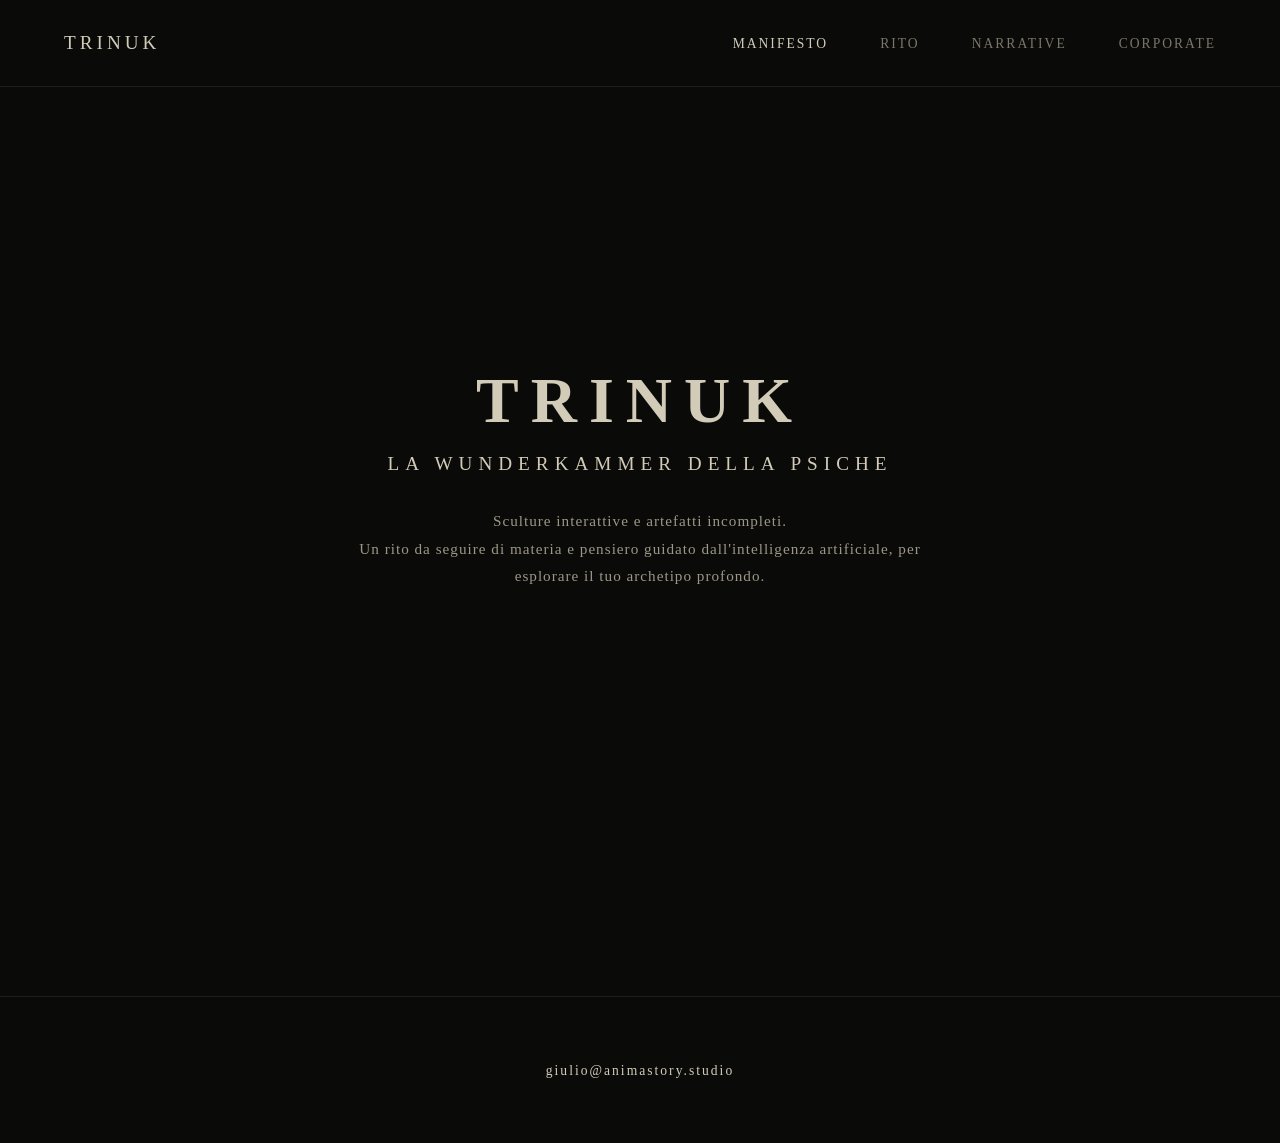
<file: index.html>
<!DOCTYPE html>
<html lang="it">
<head>
    <meta charset="UTF-8">
    <meta name="viewport" content="width=device-width, initial-scale=1.0">
    <title>Trinuk | Anima Story Studio</title>
    <style>
        /* FONDAMENTA E BLOCCO DEL CONTENITORE */
        html, body { 
            margin: 0; 
            padding: 0; 
            width: 100%;
            background-color: #0a0a09; 
            color: #d1cbb8; 
            font-family: "Georgia", serif; 
            overflow-x: hidden; 
        }
        
        /* HEADER NAVBAR */
        .navbar { 
            position: absolute; 
            top: 0; 
            left: 0; 
            width: 100%; 
            padding: 2rem 4rem; 
            box-sizing: border-box; 
            display: flex; 
            justify-content: space-between; 
            align-items: center; 
            z-index: 10; 
            border-bottom: 1px solid rgba(209, 203, 184, 0.1); 
        }
        .nav-brand { font-size: 1.2rem; letter-spacing: 4px; color: #d1cbb8; text-decoration: none; text-transform: uppercase; }
        .nav-links a { color: #7a766a; text-decoration: none; font-size: 0.85rem; letter-spacing: 2px; margin-left: 3rem; text-transform: uppercase; transition: color 0.4s ease; }
        .nav-links a:hover, .nav-links a.active { color: #d1cbb8; }

        /* ATTO ZERO: IL PORTALE VIDEO */
        .hero { 
            position: relative; 
            height: 100vh; 
            width: 100vw; 
            display: flex; 
            align-items: center; 
            justify-content: center; 
            text-align: center; 
            overflow: hidden; 
            box-sizing: border-box;
        }

        .hero video { 
            position: absolute; 
            top: 50%; 
            left: 50%; 
            min-width: 100%; 
            min-height: 100%; 
            width: auto; 
            height: auto; 
            z-index: 0; 
            transform: translateX(-50%) translateY(-50%); 
            object-fit: cover; 
            filter: brightness(0.35) contrast(1.2); 
        }

        .hero-content { 
            position: relative;
            z-index: 1; 
            padding: 2rem; 
            max-width: 800px;
            width: 100%;
            margin: 0 auto;
            box-sizing: border-box;
        }

        /* IL FUOCO DELLA FORGIA PER IL NOME */
        @keyframes respiroMinerale {
            0% { 
                color: #d1cbb8; 
                text-shadow: 0 0 10px rgba(209, 203, 184, 0.1); 
            }
            50% { 
                color: #fffaf0; 
                text-shadow: 0 0 25px rgba(255, 140, 0, 0.4), 0 0 50px rgba(255, 69, 0, 0.2); 
            }
            100% { 
                color: #d1cbb8; 
                text-shadow: 0 0 10px rgba(209, 203, 184, 0.1); 
            }
        }

        .hero h1 { 
            font-size: 4rem; 
            letter-spacing: 12px; 
            margin-bottom: 0.5rem; 
            font-weight: bold; 
            text-transform: uppercase; 
            animation: respiroMinerale 5s infinite alternate ease-in-out;
        }
        .hero h2 { font-size: 1.2rem; letter-spacing: 6px; margin-bottom: 2rem; color: #d1cbb8; font-weight: normal; text-transform: uppercase; }
        .hero p { font-size: 0.95rem; line-height: 1.8; color: #9c9786; max-width: 600px; margin: 0 auto; letter-spacing: 1px; }

        /* MANIFESTO */
        .manifesto { max-width: 700px; margin: 6rem auto; padding: 0 2rem; box-sizing: border-box; }
        .blocco-testo { margin-bottom: 5rem; text-align: center; }
        .blocco-testo h2 { font-size: 1.2rem; letter-spacing: 4px; color: #d1cbb8; margin-bottom: 2rem; text-transform: uppercase; font-weight: normal; border-bottom: 1px solid rgba(209, 203, 184, 0.2); padding-bottom: 1rem; }
        .blocco-testo p { font-size: 1rem; line-height: 1.9; color: #7a766a; margin-bottom: 1.5rem; text-align: justify; text-align-last: center; }
        
        .ritual-list { text-align: left; margin-top: 3rem; }
        .ritual-list .atto { margin-bottom: 3rem; position: relative; padding-left: 20px; border-left: 1px solid #7a766a; }
        .ritual-list .atto-titolo { display: block; color: #d1cbb8; letter-spacing: 2px; margin-bottom: 0.8rem; font-size: 0.95rem; text-transform: uppercase; }
        .ritual-list .atto-testo { font-size: 0.95rem; color: #7a766a; line-height: 1.8; }

        .footer { margin-top: 6rem; padding-bottom: 4rem; text-align: center; border-top: 1px solid rgba(209, 203, 184, 0.1); padding-top: 4rem; }
        .mail-sigillo { display: inline-block; color: #d1cbb8; text-decoration: none; font-size: 0.85rem; letter-spacing: 2px; transition: opacity 0.4s ease; }
        .mail-sigillo:hover { opacity: 0.4; }

        /* MOBILE */
        @media (max-width: 768px) {
            .navbar { flex-direction: column; padding: 1.5rem 1rem; gap: 1.5rem; }
            .nav-links { display: flex; gap: 1.5rem; justify-content: center; width: 100%; }
            .nav-links a { margin-left: 0; font-size: 0.75rem; }
            .hero h1 { font-size: 2.5rem; letter-spacing: 6px; }
            .hero h2 { font-size: 0.85rem; letter-spacing: 3px; margin-bottom: 1.5rem; }
            .hero p { font-size: 0.85rem; padding: 0 1rem; line-height: 1.6; }
        }
    </style>
</head>
<body>

    <!-- HEADER NAVIGAZIONE UNIFICATO -->
    <header class="navbar">
        <a href="index.html" class="nav-brand">TRINUK</a>
        <nav class="nav-links">
            <a href="manifesto.html" class="active">Manifesto</a>
            <a href="rito.html">Rito</a>
            <a href="narrative.html">Narrative</a>
            <a href="corporate.html">Corporate</a>
        </nav>
    </header>

    <!-- PORTALE VIDEO HERO -->
    <section class="hero">
        <video autoplay muted loop playsinline>
            <source src="rituale.mp4" type="video/mp4">
            Il tuo browser non supporta il flusso video.
        </video>
        <div class="hero-content">
            <h1>TRINUK</h1>
            <h2>LA WUNDERKAMMER DELLA PSICHE</h2>
            <p>
                Sculture interattive e artefatti incompleti.<br>
                Un rito da seguire di materia e pensiero guidato dall'intelligenza artificiale, per esplorare il tuo archetipo profondo.
            </p>
        </div>
    </section>

        <!-- FOOTER -->
    <footer class="footer">
        <a href="mailto:giulio@animastory.studio" class="mail-sigillo">giulio@animastory.studio</a>
    </footer>

</body>
</html>
</file>
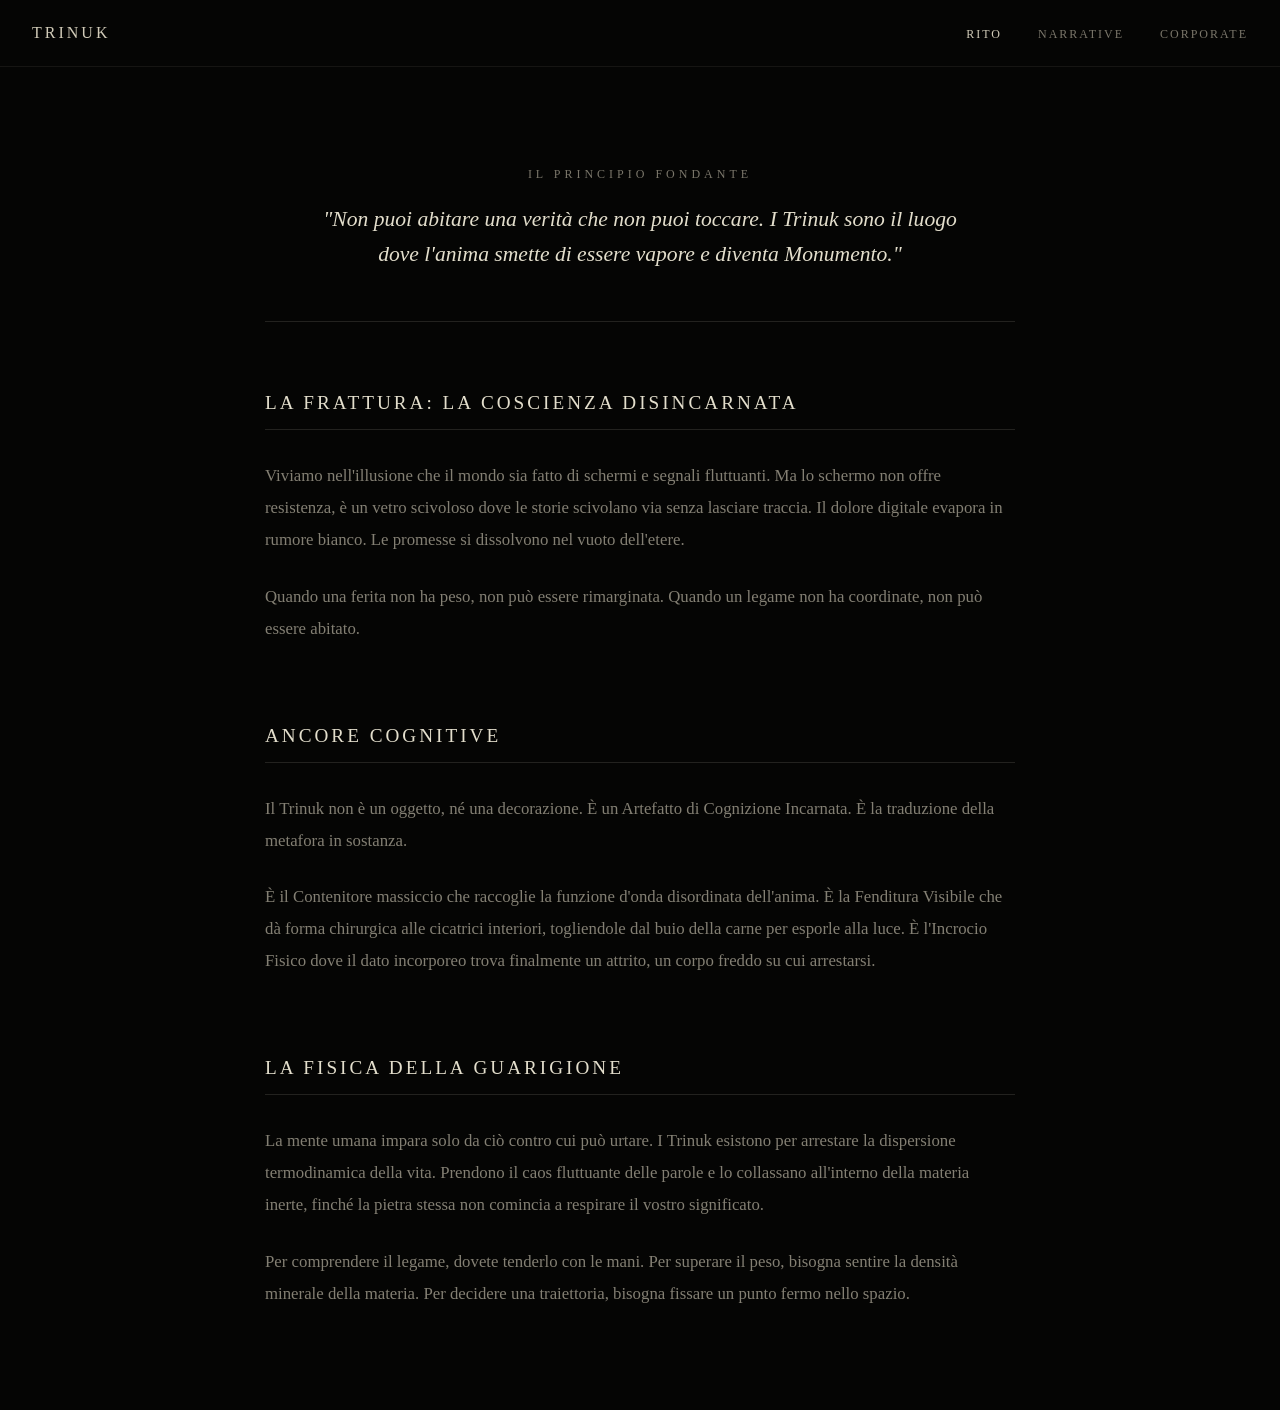
<file: manifesto.html>
<!DOCTYPE html>
<html lang="it">
<head>
    <meta charset="UTF-8">
    <meta name="viewport" content="width=device-width, initial-scale=1.0">
    <title>Trinuk // Il Manifesto</title>
    <link rel="stylesheet" href="style.css">
</head>
<body>

    <!-- HEADER NAVIGAZIONE UNIFICATO (Assicurati sia identico a questo) -->
    <header class="navbar">
        <a href="index.html" class="nav-brand">TRINUK</a>
        <nav class="nav-links">
            <a href="rito.html" class="active">Rito</a>
            <a href="narrative.html">Narrative</a>
            <a href="corporate.html">Corporate</a>
        </nav>
    </header>

    <!-- SEZIONE MANIFESTO LAKOFF ARKES GEM E IO-->
    <section class="manifesto-page">
        
        <!-- INCIPIT / IL PRINCIPIO FONDANTE -->
        <div class="blocco-testo" style="border-bottom: 1px solid rgba(209, 203, 184, 0.15); padding-bottom: 50px; text-align: center; margin-bottom: 70px;">
            <span style="display: block; font-size: 0.75rem; letter-spacing: 4px; color: #7a766a; text-transform: uppercase; margin-bottom: 20px;">Il Principio Fondante</span>
            <p style="font-size: 1.35rem; color: #e3decc; font-style: italic; line-height: 1.6; max-width: 650px; margin: 0 auto;">"Non puoi abitare una verità che non puoi toccare. I Trinuk sono il luogo dove l'anima smette di essere vapore e diventa Monumento."</p>
        </div>

        <!-- CORPO DEL MANIFESTO -->
        <div class="blocco-testo">
            <h2>La Frattura: La Coscienza Disincarnata</h2>
            <p>Viviamo nell'illusione che il mondo sia fatto di schermi e segnali fluttuanti. Ma lo schermo non offre resistenza, è un vetro scivoloso dove le storie scivolano via senza lasciare traccia. Il dolore digitale evapora in rumore bianco. Le promesse si dissolvono nel vuoto dell'etere.</p>
            <p>Quando una ferita non ha peso, non può essere rimarginata. Quando un legame non ha coordinate, non può essere abitato.</p>
        </div>

        <div class="blocco-testo">
            <h2>Ancore Cognitive</h2>
            <p>Il Trinuk non è un oggetto, né una decorazione. È un Artefatto di Cognizione Incarnata. È la traduzione della metafora in sostanza.</p>
            <p>È il Contenitore massiccio che raccoglie la funzione d'onda disordinata dell'anima. È la Fenditura Visibile che dà forma chirurgica alle cicatrici interiori, togliendole dal buio della carne per esporle alla luce. È l'Incrocio Fisico dove il dato incorporeo trova finalmente un attrito, un corpo freddo su cui arrestarsi.</p>
        </div>

        <div class="blocco-testo">
            <h2>La Fisica della Guarigione</h2>
            <p>La mente umana impara solo da ciò contro cui può urtare. I Trinuk esistono per arrestare la dispersione termodinamica della vita. Prendono il caos fluttuante delle parole e lo collassano all'interno della materia inerte, finché la pietra stessa non comincia a respirare il vostro significato.</p>
            <p>Per comprendere il legame, dovete tenderlo con le mani. Per superare il peso, bisogna sentire la densità minerale della materia. Per decidere una traiettoria, bisogna fissare un punto fermo nello spazio.</p>
        </div>

    </section>
</file>
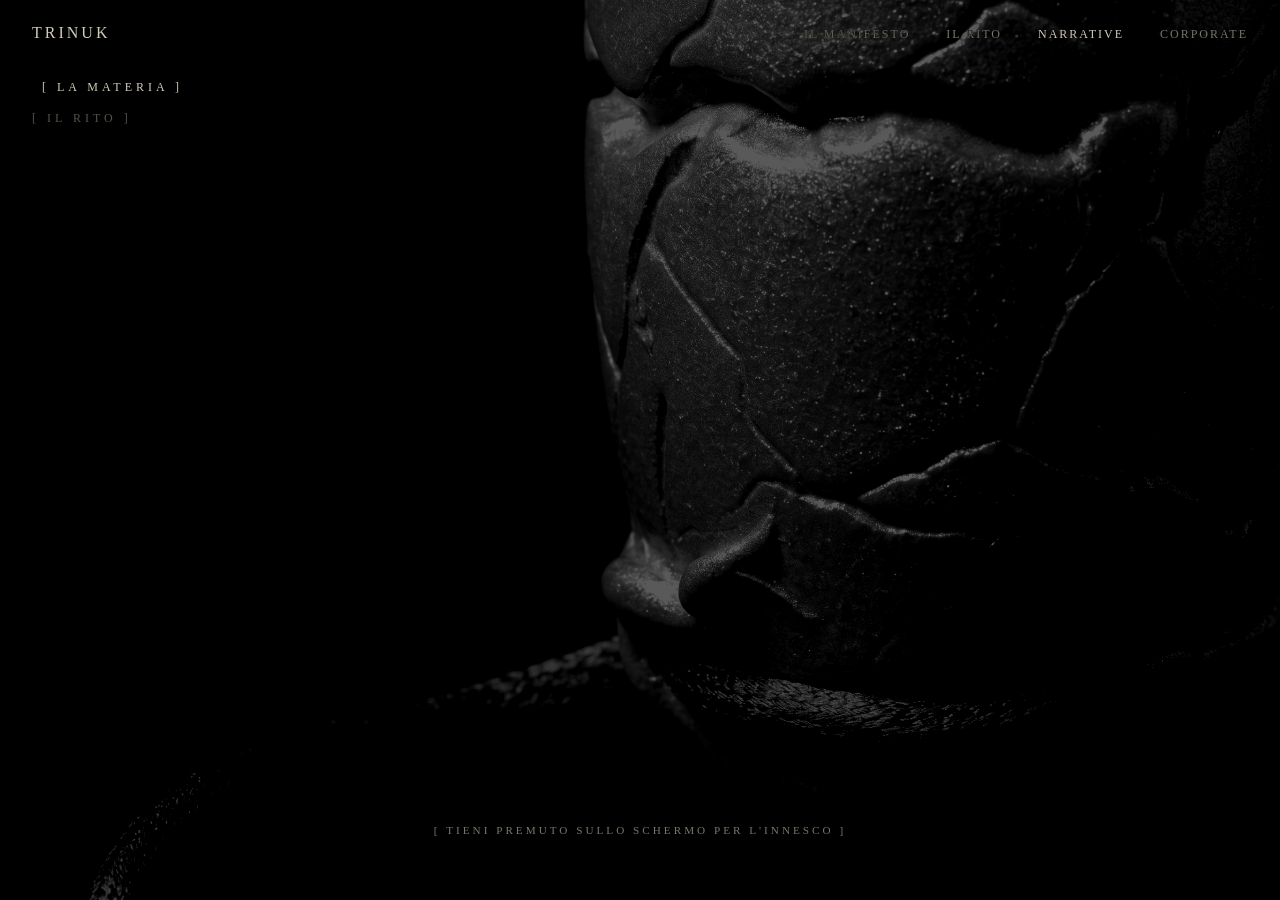
<file: narrative.html>
<!DOCTYPE html>
<html lang="it">
<head>
    <meta charset="UTF-8">
    <meta name="viewport" content="width=device-width, initial-scale=1.0, maximum-scale=1.0, user-scalable=no">
    <title>Narrative // Trinuk — Anima Story Studio</title>
    
    <!-- 1. CARICA IL CSS GLOBALE (per font e colori base) -->
    <link rel="stylesheet" href="style.css">
    
    <!-- 2. STILI UNICI E IMMERSIVI SOLO PER QUESTA PAGINA -->
    <style>
        /* Blocca lo scroll per l'effetto immersivo */
        html, body { 
            overflow: hidden; 
            margin: 0; 
            padding: 0; 
            width: 100%;
            height: 100%;
            background-color: #050504; 
        }

        /* OVERRIDE HEADER: In questa pagina la navbar deve fluttuare trasparente */
        .navbar { 
            position: absolute; 
            top: 0; 
            left: 0; 
            width: 100%; 
            padding: 1.5rem 2rem; 
            box-sizing: border-box; 
            background: transparent; /* Sovrascrive il nero globale */
            border-bottom: none;     /* Sovrascrive il bordo globale */
            z-index: 100; 
            mix-blend-mode: difference; /* Fa contrasto con la foto sotto */
            pointer-events: none; 
        }
        .nav-brand, .nav-links { pointer-events: auto; }
        
        /* Animazione del logo (esclusiva per l'HUD) */
        @keyframes respiroMinerale {
            0% { color: #d1cbb8; text-shadow: 0 0 10px rgba(209, 203, 184, 0.1); }
            50% { color: #fffaf0; text-shadow: 0 0 25px rgba(255, 140, 0, 0.4), 0 0 50px rgba(255, 69, 0, 0.2); }
            100% { color: #d1cbb8; text-shadow: 0 0 10px rgba(209, 203, 184, 0.1); }
        }
        .nav-brand { animation: respiroMinerale 5s infinite alternate ease-in-out; }

        /* SELETTORI DELLA FREQUENZA VISIVA (HUD) */
        .hud-selectors {
            position: absolute;
            top: 5rem;
            left: 2rem;
            z-index: 90;
            display: flex;
            flex-direction: column;
            gap: 1rem;
            pointer-events: auto;
        }
        
        .hud-btn {
            background: none;
            border: none;
            color: #555249;
            font-family: "Georgia", serif;
            font-size: 0.75rem;
            letter-spacing: 4px;
            text-transform: uppercase;
            text-align: left;
            cursor: pointer;
            padding: 0;
            transition: color 0.4s ease, transform 0.4s ease;
        }

        .hud-btn.active {
            color: #d1cbb8;
            transform: translateX(10px);
        }

        .hud-btn:hover { color: #a8a292; }

        /* PORTALE FULLSCREEN */
        .portal-container {
            position: absolute;
            top: 0;
            left: 0;
            width: 100vw;
            height: 100vh;
            display: flex;
            justify-content: center;
            align-items: center;
            overflow: hidden;
            cursor: crosshair;
            -webkit-user-select: none;
            user-select: none;
            z-index: 10;
        }

        /* LIVELLI DELLE IMMAGINI (DISSOLVENZA) */
        .portal-bg {
            position: absolute;
            top: 0;
            left: 0;
            width: 100%;
            height: 100%;
            object-fit: cover;
            object-position: center;
            filter: grayscale(100%) contrast(1.4) brightness(0.35);
            transition: opacity 1s cubic-bezier(0.16, 1, 0.3, 1), filter 1s ease, transform 1s ease;
            opacity: 0; 
        }
        .portal-bg.visible { opacity: 1; }

        /* REAZIONE ALLA PRESSIONE (SVELAMENTO) */
        .portal-container.is-pressed .portal-bg {
            filter: grayscale(0%) contrast(1.1) brightness(0.7);
            transform: scale(1.03);
        }

        /* GUIDA AL TOCCO */
        .portal-hint {
            position: absolute;
            bottom: 4rem; 
            left: 50%;
            transform: translateX(-50%);
            font-size: 0.7rem;
            letter-spacing: 3px;
            color: #7a766a;
            text-transform: uppercase;
            z-index: 50;
            pointer-events: none;
            text-align: center;
            width: 90%;
            transition: opacity 0.4s ease;
        }
        .portal-container.is-pressed .portal-hint { opacity: 0; }

        /* MANIFESTO CENTRALE (TESTO NASCOSTO) */
        .portal-manifesto {
            position: relative;
            z-index: 80;
            width: 85%;
            max-width: 550px;
            padding: 2.5rem;
            box-sizing: border-box;
            text-align: center;
            background: rgba(5, 5, 4, 0.85);
            border: 1px solid rgba(209, 203, 184, 0.15);
            backdrop-filter: blur(12px);
            opacity: 0;
            transform: translateY(15px);
            transition: opacity 0.6s cubic-bezier(0.16, 1, 0.3, 1), transform 0.6s cubic-bezier(0.16, 1, 0.3, 1);
            pointer-events: none;
        }

        .portal-container.is-pressed .portal-manifesto {
            opacity: 1;
            transform: translateY(0);
        }

        .portal-manifesto h2 {
            font-size: 1.1rem;
            letter-spacing: 3px;
            text-transform: uppercase;
            color: #d1cbb8;
            margin-top: 0;
            margin-bottom: 0.8rem;
            font-weight: normal;
        }

        .portal-manifesto .status {
            font-size: 0.65rem;
            letter-spacing: 2px;
            color: #7a766a;
            text-transform: uppercase;
            display: block;
            margin-bottom: 1.2rem;
        }

        .portal-manifesto p {
            font-size: 0.85rem;
            line-height: 1.8;
            color: #a8a292;
            margin-bottom: 1.5rem;
        }

        .materia-specs {
            font-size: 0.7rem;
            letter-spacing: 1px;
            color: #615d52;
            border-top: 1px solid rgba(209, 203, 184, 0.1);
            padding-top: 0.8rem;
        }

        /* MOBILE OVERRIDES */
        @media (max-width: 768px) {
            .nav-links { display: none; }
            .hud-selectors { top: 4.5rem; left: 1.5rem; }
            .portal-manifesto { padding: 1.8rem; width: 90%; }
        }
    </style>
</head>
<body>

    <!-- HEADER NAVIGAZIONE UNIFICATO -->
    <header class="navbar">
        <a href="index.html" class="nav-brand">TRINUK</a>
        <nav class="nav-links">
            <a href="manifesto.html">Il Manifesto</a>
            <a href="rito.html">Il Rito</a>
            <a href="narrative.html" class="active">Narrative</a>
            <a href="corporate.html">Corporate</a>
        </nav>
    </header>

    <!-- SELETTORI DELLA FREQUENZA VISIVA -->
    <div class="hud-selectors">
        <button class="hud-btn active" id="btn-materia">[ LA MATERIA ]</button>
        <button class="hud-btn" id="btn-rito">[ IL RITO ]</button>
    </div>

    <!-- PORTALE IMMERSIVO -->
    <div class="portal-container" id="portal">
        
        <!-- IMMAGINE A: LA MATERIA (Macro brutale) -->
        <img src="yuelao-macro.png" class="portal-bg visible" id="img-materia" alt="Yue Lao - La Materia">
        
        <!-- IMMAGINE B: IL RITO (Moon Box, Lagurus, Framenuk) -->
        <img src="yuelao-rito.png" class="portal-bg" id="img-rito" alt="Yue Lao - Il Rito">
        
        <!-- ISTRUZIONE DI INNESCO -->
        <div class="portal-hint">[ Tieni premuto sullo schermo per l'innesco ]</div>

        <!-- IL MANIFESTO CHE EMERGE -->
        <div class="portal-manifesto">
            <h2>Reperto 01 // Yue Lao</h2>
            <span class="status">Status: Atto Iniziale // Bio-Feedback Attivo</span>
            <p>L'archetipo del legame primordiale. Non celebra l'amore ideale, ma la forza brutale di ricucire le crepe e abitare le distanze imperfette. Richiede l'intervento manuale per chiudere il patto nello spazio fisico.</p>
            <div class="materia-specs">
                MATERIA: Totem SLS, Cotone grezzo, Ceralacca scarlatta.<br>
                INNESCO: Patto di Pietra e Filo.
            </div>
        </div>
    </div>

    <script>
        const portal = document.getElementById('portal');
        
        // Logica dei Selettori
        const btnMateria = document.getElementById('btn-materia');
        const btnRito = document.getElementById('btn-rito');
        const imgMateria = document.getElementById('img-materia');
        const imgRito = document.getElementById('img-rito');

        btnMateria.addEventListener('click', (e) => {
            e.stopPropagation(); 
            btnMateria.classList.add('active');
            btnRito.classList.remove('active');
            imgMateria.classList.add('visible');
            imgRito.classList.remove('visible');
        });

        btnRito.addEventListener('click', (e) => {
            e.stopPropagation();
            btnRito.classList.add('active');
            btnMateria.classList.remove('active');
            imgRito.classList.add('visible');
            imgMateria.classList.remove('visible');
        });

        // Logica di Rivelazione (Pressione sul Portale)
        portal.addEventListener('mousedown', () => portal.classList.add('is-pressed'));
        portal.addEventListener('mouseup', () => portal.classList.remove('is-pressed'));
        portal.addEventListener('mouseleave', () => portal.classList.remove('is-pressed'));

        portal.addEventListener('touchstart', (e) => {
            if (e.target.classList.contains('hud-btn')) return;
            portal.classList.add('is-pressed');
        }, { passive: true });
        
        portal.addEventListener('touchend', () => {
            portal.classList.remove('is-pressed');
        });
        
        portal.addEventListener('contextmenu', e => e.preventDefault());
    </script>

</body>
</html>
</file>
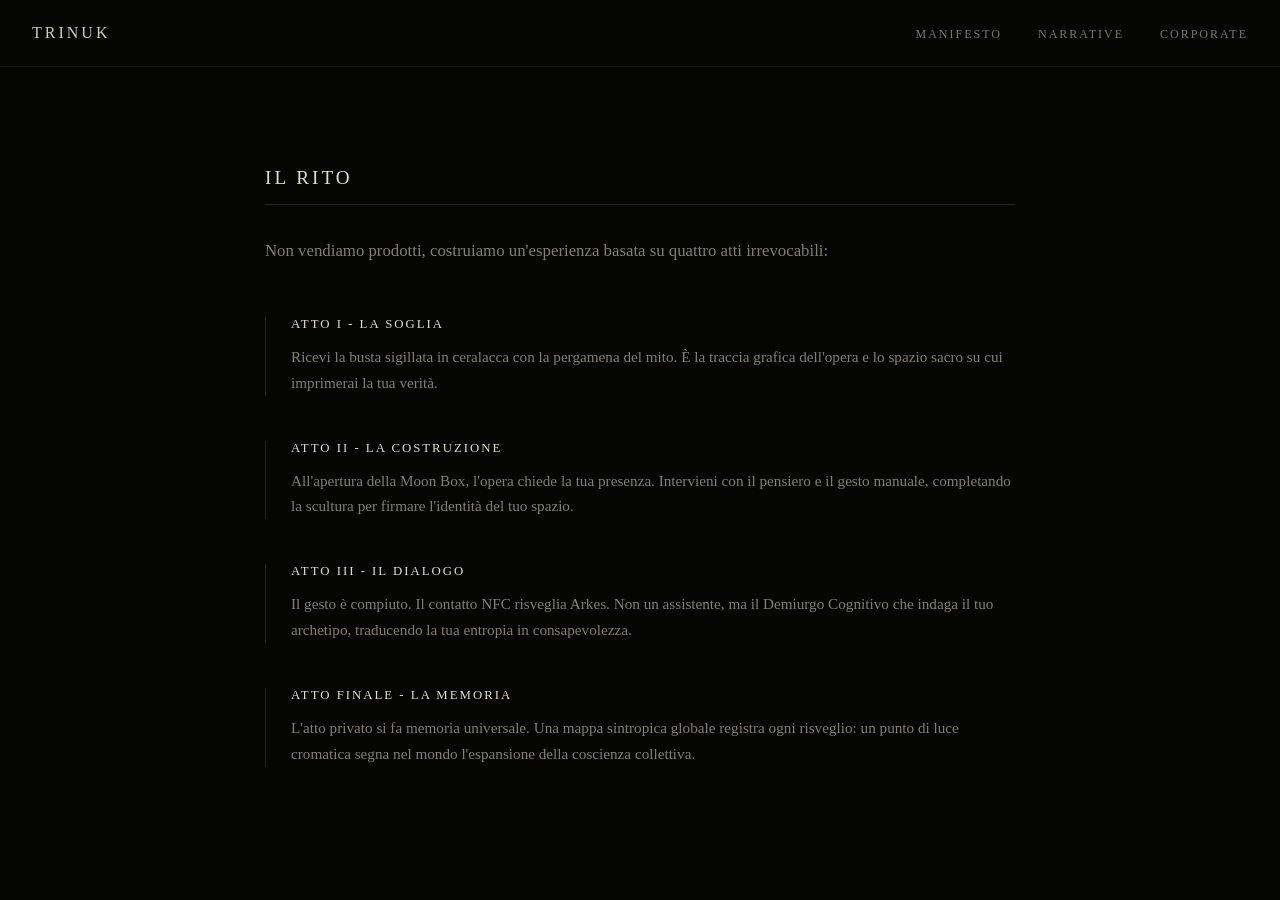
<file: rito.html>
<!DOCTYPE html>
<html lang="it">
<head>
    <meta charset="UTF-8">
    <!-- QUESTO È IL RECETTORE CHE MANCAVA -->
    <meta name="viewport" content="width=device-width, initial-scale=1.0">
    <title>Trinuk // Il Rito</title>
    <link rel="stylesheet" href="style.css">
</head>
<body>
    
    <!-- HEADER NAVIGAZIONE UNIFICATO (Assicurati sia identico a questo) -->
    <header class="navbar">
        <a href="index.html" class="nav-brand">TRINUK</a>
        <nav class="nav-links">
            <a href="manifesto.html">Manifesto</a>
            <a href="narrative.html">Narrative</a>
            <a href="corporate.html">Corporate</a>
        </nav>
    </header>

    <!-- ... il resto del contenuto del Rito ... -->

    <!-- Sezione Il Rito -->
    <section class="manifesto">
        
        <div class="blocco-testo">
            <h2>Il Rito</h2>
            <p>Non vendiamo prodotti, costruiamo un'esperienza basata su quattro atti irrevocabili:</p>
            
            <div class="ritual-list">
                <div class="atto">
                    <span class="atto-titolo">Atto I - La Soglia</span>
                    <div class="atto-testo">Ricevi la busta sigillata in ceralacca con la pergamena del mito. È la traccia grafica dell'opera e lo spazio sacro su cui imprimerai la tua verità.</div>
                </div>
                <div class="atto">
                    <span class="atto-titolo">Atto II - La Costruzione</span>
                    <div class="atto-testo">All'apertura della Moon Box, l'opera chiede la tua presenza. Intervieni con il pensiero e il gesto manuale, completando la scultura per firmare l'identità del tuo spazio.</div>
                </div>
                <div class="atto">
                    <span class="atto-titolo">Atto III - Il Dialogo</span>
                    <div class="atto-testo">Il gesto è compiuto. Il contatto NFC risveglia Arkes. Non un assistente, ma il Demiurgo Cognitivo che indaga il tuo archetipo, traducendo la tua entropia in consapevolezza.</div>
                </div>
                <div class="atto">
                    <span class="atto-titolo">Atto Finale - La Memoria</span>
                    <div class="atto-testo">L'atto privato si fa memoria universale. Una mappa sintropica globale registra ogni risveglio: un punto di luce cromatica segna nel mondo l'espansione della coscienza collettiva.</div>
                </div>
            </div>
        </div>
    </section>

</body>
</html>
</file>
<file: style.css>
/* --- ESTETICA GLOBALE TRINUK (FONDAMENTA CTONIE) --- */

/* Animazione Respiro (usata nel logo) */
@keyframes respiroMinerale {
    0% { color: #d1cbb8; text-shadow: 0 0 10px rgba(209, 203, 184, 0.1); }
    50% { color: #fffaf0; text-shadow: 0 0 25px rgba(255, 140, 0, 0.4), 0 0 50px rgba(255, 69, 0, 0.2); }
    100% { color: #d1cbb8; text-shadow: 0 0 10px rgba(209, 203, 184, 0.1); }
}

body {
    background-color: #050504; /* Nero abissale */
    color: #d1cbb8; /* Tinta ossea / minerale */
    font-family: "Georgia", serif; /* Il font solenne di Trinuk */
    margin: 0;
    padding: 0;
    -webkit-font-smoothing: antialiased;
}

/* --- HEADER NAVBAR UNIFICATA --- */
.navbar {
    display: flex;
    justify-content: space-between;
    align-items: center;
    padding: 1.5rem 2rem;
    background-color: #050504;
    border-bottom: 1px solid rgba(209, 203, 184, 0.08); /* Linea di divisione impercettibile */
    position: sticky;
    top: 0;
    z-index: 1000;
}

.nav-brand {
    font-size: 1rem;
    letter-spacing: 3px;
    text-decoration: none;
    text-transform: uppercase;
    color: #d1cbb8;
    animation: respiroMinerale 5s infinite alternate ease-in-out;
}

.nav-links a {
    color: #7a766a; /* Grigio spento per i link inattivi */
    text-decoration: none;
    font-size: 0.75rem;
    letter-spacing: 2px;
    margin-left: 2rem;
    text-transform: uppercase;
    transition: color 0.4s ease;
}

.nav-links a:hover, .nav-links a.active {
    color: #d1cbb8; /* Si accendono di colore minerale al passaggio */
}

/* --- SEZIONI DI TESTO (IL RITO / IL MANIFESTO) --- */
.manifesto, .manifesto-page {
    max-width: 750px;
    margin: 100px auto;
    padding: 0 2rem;
}

.blocco-testo {
    margin-bottom: 80px;
}

.blocco-testo h2 {
    font-size: 1.2rem;
    color: #e3decc; /* Reso ancora più osseo e luminoso per staccare dal testo */
    margin-bottom: 30px;
    letter-spacing: 3px;
    text-transform: uppercase;
    font-weight: normal;
    border-bottom: 1px solid rgba(209, 203, 184, 0.15);
    padding-bottom: 15px;
}

.blocco-testo p {
    font-size: 1.05rem;
    line-height: 1.9;
    color: #837f73; /* Grigio cenere/minerale spento. Crea profondità. */
    margin-bottom: 25px;
}

/* --- LISTA DEGLI ATTI (IL RITO) --- */
.ritual-list {
    margin-top: 50px;
}

.atto {
    margin-bottom: 45px;
    padding-left: 25px;
    border-left: 1px solid rgba(209, 203, 184, 0.15); /* Faglia laterale */
}

.atto-titolo {
    display: block;
    color: #e3decc; /* Stessa luminosità del titolo h2 */
    margin-bottom: 12px;
    letter-spacing: 2px;
    text-transform: uppercase;
    font-size: 0.8rem;
}

.atto-testo {
    color: #837f73; /* Stessa cenere del paragrafo */
    font-size: 0.95rem;
    line-height: 1.7;
}

/* --- MOBILE RESPONSIVE (LA FAGLIA) --- */
@media (max-width: 768px) {
    /* Ristrutturazione dell'Header */
    .navbar {
        flex-direction: column; /* Impila il logo e i link verticalmente */
        padding: 1.2rem 1rem;
        background-color: #050504; /* Assicura che l'header copra i contenuti sottostanti */
    }

    .nav-brand {
        margin-bottom: 18px; /* Crea respiro sotto il logo */
        font-size: 1.1rem;
    }

    .nav-links {
        display: flex;
        flex-wrap: wrap; /* Permette ai link di andare a capo con dignità se serve */
        justify-content: center; /* Li centra perfettamente */
        gap: 15px 20px; /* Spaziatura chirurgica orizzontale e verticale */
        width: 100%;
    }

    .nav-links a {
        margin-left: 0; /* Resetta i margini larghi del desktop */
        font-size: 0.7rem;
        white-space: nowrap; /* IMPEDISCE che "IL MANIFESTO" si spezzi su due righe */
    }

    /* Aggiustamento pesi per il Manifesto e il Rito su schermi piccoli */
    .manifesto, .manifesto-page {
        margin: 40px auto;
        padding: 0 1.5rem;
    }

    .blocco-testo h2 {
        font-size: 1.05rem;
        letter-spacing: 2px;
        margin-bottom: 20px;
    }

    .blocco-testo p {
        font-size: 0.95rem;
        line-height: 1.7;
    }
}
</file>
